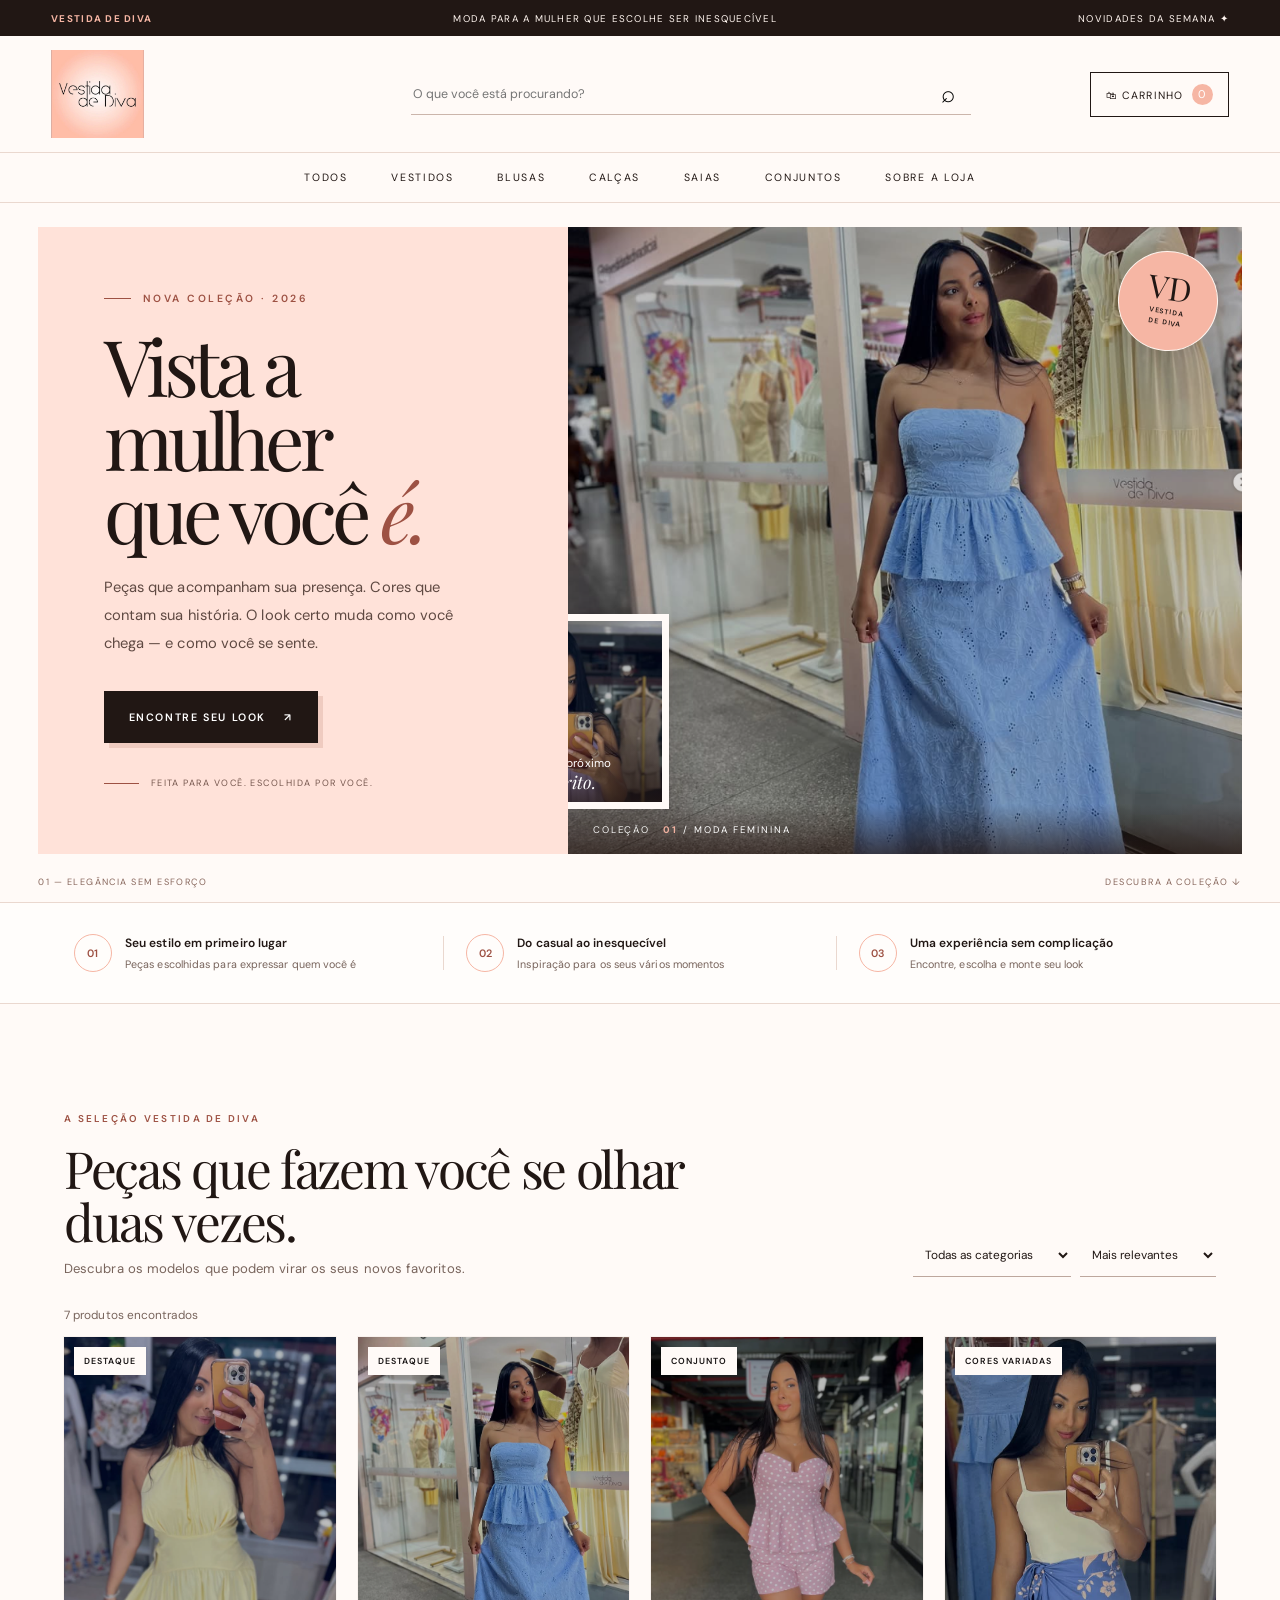
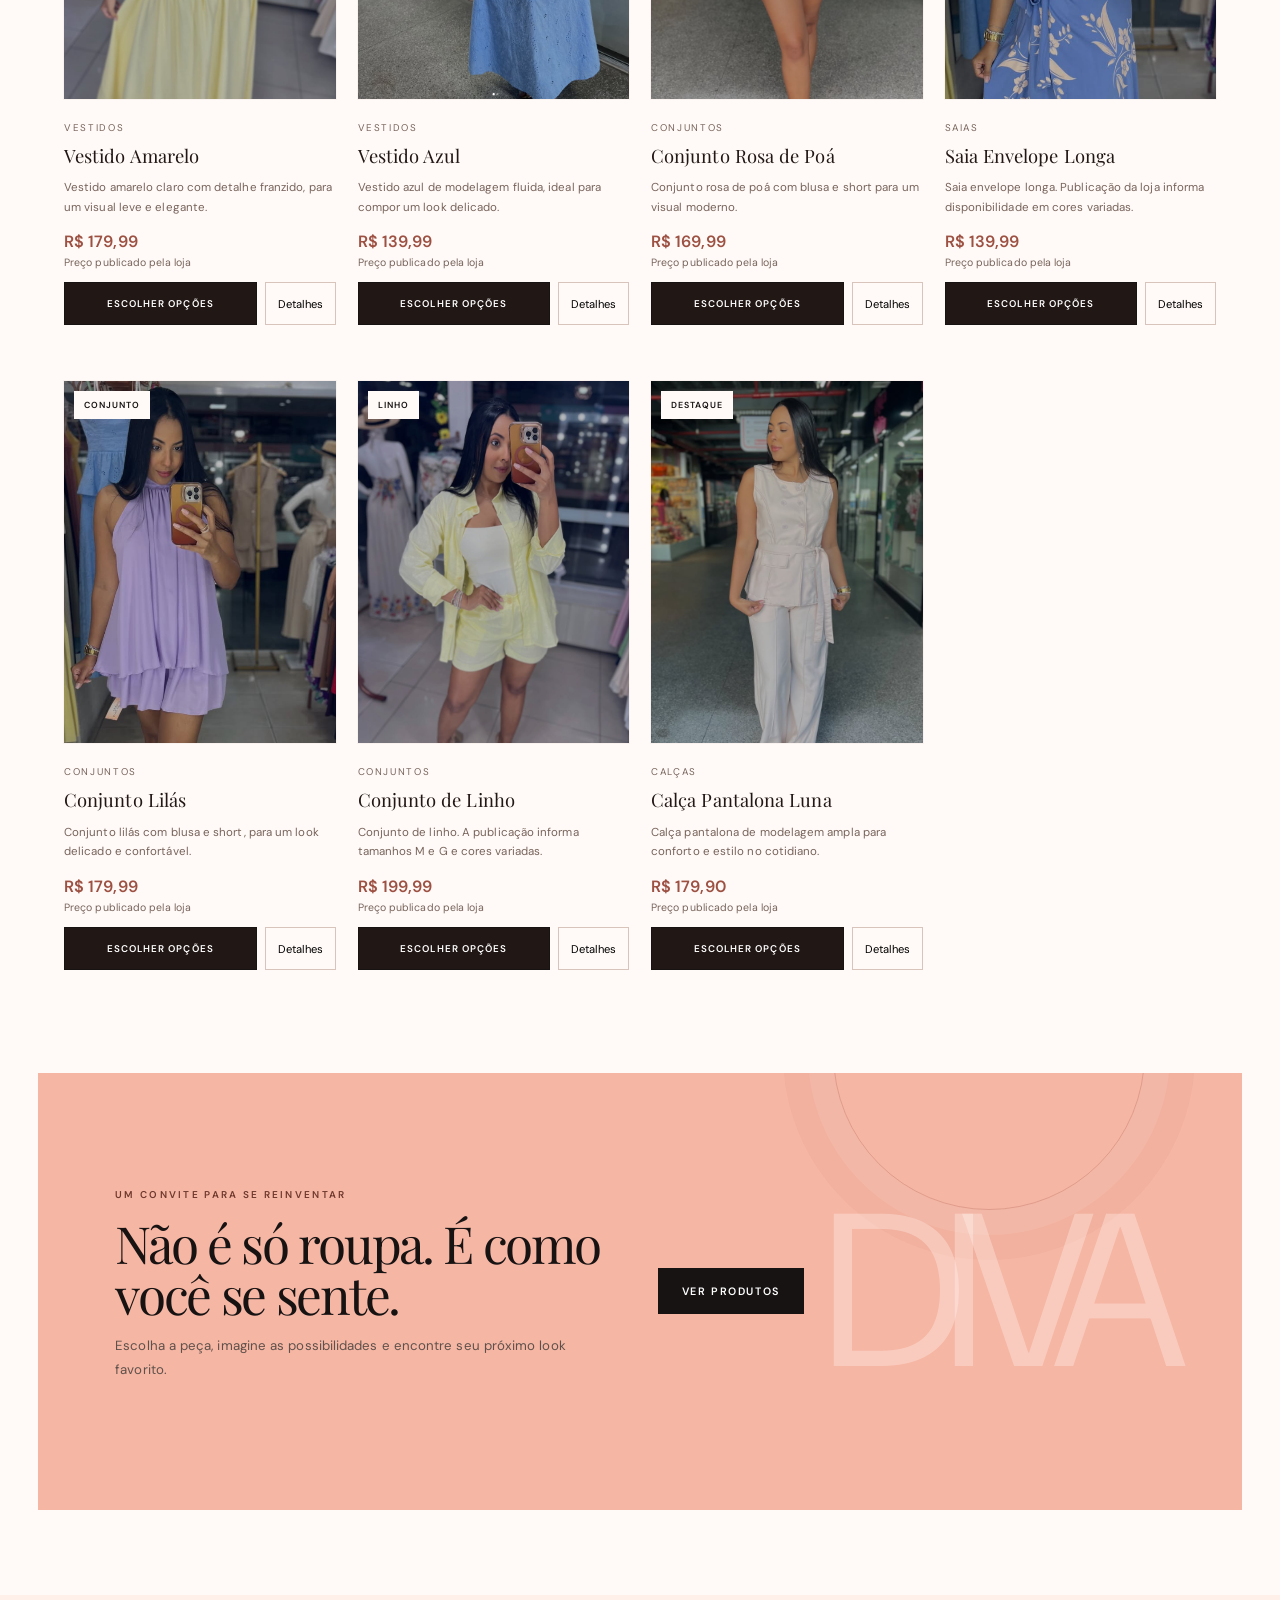
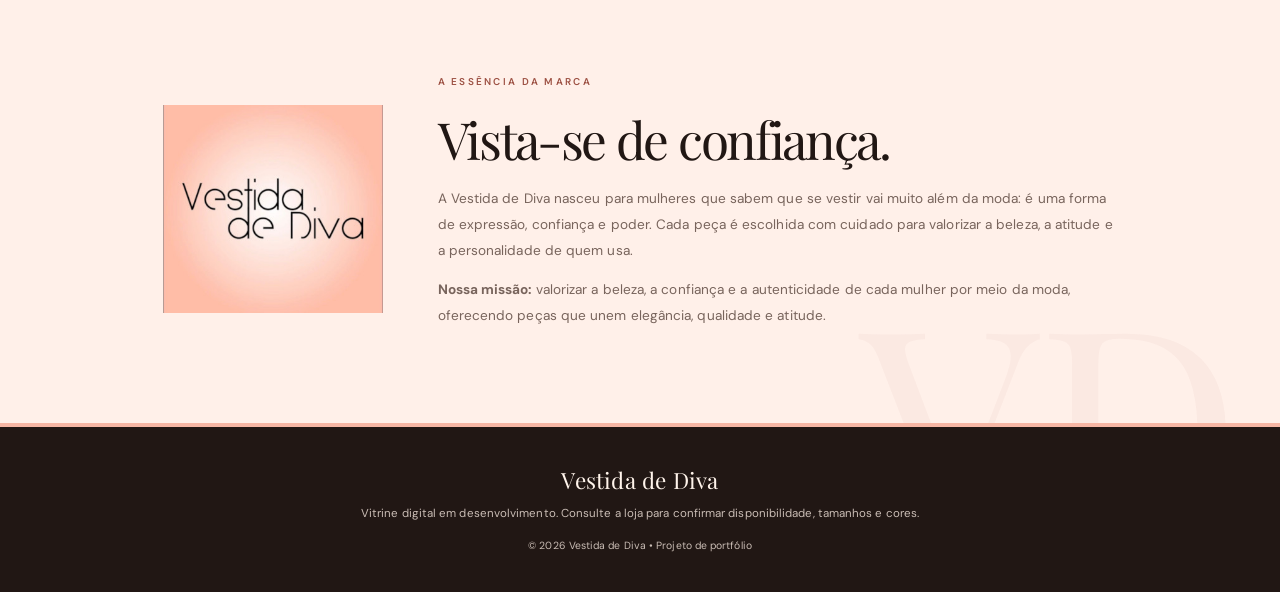
<file: index.html>
<!DOCTYPE html>
<html lang="pt-BR">
<head>
  <meta charset="UTF-8">
  <meta name="viewport" content="width=device-width, initial-scale=1.0">
  <meta name="description" content="Vestida de Diva — moda feminina para todos os momentos.">
  <title>Vestida de Diva | Moda feminina</title>
  <link rel="icon" href="./assets/vestida-de-diva.ico" type="image/x-icon">
  <link rel="stylesheet" href="./css/style.css">
  <script src="./js/app.js" defer></script>
</head>
<body>
  <div class="announcement"><span>VESTIDA DE DIVA</span><span>Moda para a mulher que escolhe ser inesquecível</span><span>Novidades da semana ✦</span></div>
  <header class="site-header">
    <a class="brand" href="#" aria-label="Vestida de Diva - página inicial">
      <img class="brand-logo" src="./assets/vestida de diva.jpeg" alt="Vestida de Diva — Moda feminina">
    </a>
    <form class="search" id="search-form" role="search">
      <label class="sr-only" for="search-input">Buscar produtos</label>
      <input id="search-input" type="search" placeholder="O que você está procurando?" autocomplete="off">
      <button type="submit" aria-label="Buscar">⌕</button>
    </form>
    <button class="cart-button" id="open-cart" type="button" aria-label="Abrir carrinho">
      🛍 Carrinho <span id="cart-count" class="cart-count">0</span>
    </button>
  </header>

  <nav class="main-nav" aria-label="Categorias">
    <a href="#produtos" data-category="Todas">Todos</a>
    <a href="#produtos" data-category="Vestidos">Vestidos</a>
    <a href="#produtos" data-category="Blusas">Blusas</a>
    <a href="#produtos" data-category="Calças">Calças</a>
    <a href="#produtos" data-category="Saias">Saias</a>
    <a href="#produtos" data-category="Conjuntos">Conjuntos</a>
    <a href="#sobre">Sobre a loja</a>
  </nav>

  <main>
    <section class="hero">
      <div class="hero-copy">
        <p class="eyebrow">NOVA COLEÇÃO · 2026</p>
        <h1>Vista a mulher<br>que você <em>é.</em></h1>
        <p>Peças que acompanham sua presença. Cores que contam sua história. O look certo muda como você chega — e como você se sente.</p>
        <a class="primary-button" href="#produtos">ENCONTRE SEU LOOK <span aria-hidden="true">↗</span></a>
        <div class="hero-note"><span class="hero-note-line"></span><span>FEITA PARA VOCÊ. ESCOLHIDA POR VOCÊ.</span></div>
      </div>
      <div class="hero-art hero-photo">
        <img class="hero-main-photo" src="./assets/vestido-azul-longo.png" alt="Modelo usando vestido azul longo da Vestida de Diva">
        <div class="hero-photo-small"><img src="./assets/vestido-lilas-curto.png" alt="Vestido lilás da coleção"><span>O seu próximo<br><strong>favorito.</strong></span></div>
        <div class="hero-roundel">VD<span>VESTIDA<br>DE DIVA</span></div>
        <div class="hero-photo-label">COLEÇÃO <b>01</b> / MODA FEMININA</div>
      </div>
      <div class="hero-bottom-note"><span>01 — ELEGÂNCIA SEM ESFORÇO</span><span>DESCUBRA A COLEÇÃO ↓</span></div>
    </section>
    <section class="benefits" aria-label="Benefícios da loja">
      <div><span class="benefit-icon">01</span><p><strong>Seu estilo em primeiro lugar</strong><small>Peças escolhidas para expressar quem você é</small></p></div>
      <div><span class="benefit-icon">02</span><p><strong>Do casual ao inesquecível</strong><small>Inspiração para os seus vários momentos</small></p></div>
      <div><span class="benefit-icon">03</span><p><strong>Uma experiência sem complicação</strong><small>Encontre, escolha e monte seu look</small></p></div>
    </section>

    <section class="products-section" id="produtos">
      <div class="section-heading">
        <div><p class="eyebrow">A SELEÇÃO VESTIDA DE DIVA</p><h2>Peças que fazem você se olhar duas vezes.</h2><p class="section-subtitle">Descubra os modelos que podem virar os seus novos favoritos.</p></div>
        <div class="filters">
          <label class="sr-only" for="category-filter">Filtrar por categoria</label>
          <select id="category-filter">
            <option value="Todas">Todas as categorias</option>
            <option value="Vestidos">Vestidos</option>
            <option value="Blusas">Blusas</option>
            <option value="Calças">Calças</option>
            <option value="Saias">Saias</option>
            <option value="Conjuntos">Conjuntos</option>
          </select>
          <label class="sr-only" for="sort-filter">Ordenar produtos</label>
          <select id="sort-filter">
            <option value="featured">Mais relevantes</option>
            <option value="price-asc">Menor preço</option>
            <option value="price-desc">Maior preço</option>
            <option value="name">Nome A–Z</option>
          </select>
        </div>
      </div>
      <p id="results-message" class="results-message" aria-live="polite"></p>
      <div class="product-grid" id="product-grid"></div>
      <div class="empty-state" id="empty-state" hidden>
        <strong>Nenhum produto encontrado.</strong>
        <p>Tente outra busca ou escolha uma categoria diferente.</p>
        <button class="secondary-button" id="clear-filters" type="button">Limpar filtros</button>
      </div>
    </section>

    <section class="promo-banner">
      <div><p class="eyebrow">UM CONVITE PARA SE REINVENTAR</p><h2>Não é só roupa. É como você se sente.</h2><p>Escolha a peça, imagine as possibilidades e encontre seu próximo look favorito.</p></div>
      <a class="light-button" href="#produtos">VER PRODUTOS</a>
    </section>

    <section class="about" id="sobre">
      <div class="about-mark"><img class="about-logo" src="./assets/vestida de diva.jpeg" alt="Logomarca original da Vestida de Diva"></div>
      <div><p class="eyebrow">A ESSÊNCIA DA MARCA</p><h2>Vista-se de confiança.</h2>
        <p>A Vestida de Diva nasceu para mulheres que sabem que se vestir vai muito além da moda: é uma forma de expressão, confiança e poder. Cada peça é escolhida com cuidado para valorizar a beleza, a atitude e a personalidade de quem usa.</p>
        <p><strong>Nossa missão:</strong> valorizar a beleza, a confiança e a autenticidade de cada mulher por meio da moda, oferecendo peças que unem elegância, qualidade e atitude.</p>
      </div>
    </section>
  </main>

  <footer><a class="footer-brand" href="#">Vestida de Diva</a><p>Vitrine digital em desenvolvimento. Consulte a loja para confirmar disponibilidade, tamanhos e cores.</p><small>© <span id="year"></span> Vestida de Diva • Projeto de portfólio</small></footer>

  <div class="drawer-backdrop" id="drawer-backdrop" hidden></div>
  <aside class="cart-drawer" id="cart-drawer" aria-labelledby="cart-title" aria-modal="true" role="dialog" hidden>
    <div class="drawer-header"><div><p class="eyebrow">SUA SACOLA</p><h2 id="cart-title">Carrinho</h2></div><button class="icon-button" id="close-cart" type="button" aria-label="Fechar carrinho">×</button></div>
    <div id="cart-items" class="cart-items"></div>
    <div class="cart-footer"><div class="cart-total"><span>Subtotal</span><strong id="cart-total">R$ 0,00</strong></div><p class="shipping-note">Frete não calculado neste protótipo.</p><button class="primary-button checkout-button" id="checkout-button" type="button">CONTINUAR COMPRA</button><p class="demo-note">Checkout demonstrativo: nenhuma cobrança será realizada.</p></div>
  </aside>

  <dialog id="product-dialog" class="product-dialog">
    <button class="icon-button dialog-close" id="close-product-dialog" type="button" aria-label="Fechar detalhes">×</button>
    <div id="product-detail"></div>
  </dialog>

  <dialog id="checkout-dialog" class="checkout-dialog">
    <button class="icon-button dialog-close" id="close-checkout-dialog" type="button" aria-label="Fechar finalização">×</button>
    <p class="eyebrow">ÚLTIMA ETAPA</p><h2>Finalizar pedido demonstrativo</h2>
    <p class="demo-note">Não informe dados reais de pagamento. Este protótipo não processa compras.</p>
    <form id="checkout-form" novalidate>
      <label for="customer-name">Nome completo</label><input id="customer-name" name="customerName" autocomplete="name" required>
      <label for="customer-email">E-mail</label><input id="customer-email" name="customerEmail" type="email" autocomplete="email" required>
      <label for="customer-cep">CEP (opcional)</label><input id="customer-cep" name="cep" inputmode="numeric" placeholder="00000-000">
      <p id="checkout-error" class="form-error" aria-live="polite"></p>
      <button class="primary-button checkout-button" type="submit">VALIDAR PEDIDO</button>
    </form>
    <div id="checkout-success" class="success-message" hidden></div>
  </dialog>

  <div id="toast" class="toast" role="status" aria-live="polite"></div>
</body>
</html>
</file>
<file: css/style.css>
@import url('https://fonts.googleapis.com/css2?family=DM+Sans:wght@400;500;600;700&family=Playfair+Display:wght@400;500;600;700&display=swap');
:root{--peach:#ffb7a5;--peach-light:#ffe2d9;--cream:#fffaf8;--ink:#171313;--muted:#6f625e;--line:#f0d4cb;--accent:#a85f4c;--white:#fff;--shadow:0 18px 55px rgba(54,28,22,.12)}
*{box-sizing:border-box}html{scroll-behavior:smooth;scroll-padding-top:90px}body{margin:0;background:var(--cream);color:var(--ink);font-family:'DM Sans',Arial,sans-serif}a{color:inherit;text-decoration:none}button,input,select{font:inherit}button,a,select{touch-action:manipulation}button{cursor:pointer}.announcement{background:var(--ink);color:#f5e8df;text-align:center;padding:10px 16px;font-size:.68rem;letter-spacing:.16em;text-transform:uppercase}.site-header{display:grid;grid-template-columns:1fr minmax(220px,470px) 1fr;gap:28px;align-items:center;padding:30px clamp(18px,5vw,76px);background:var(--cream);border-bottom:1px solid var(--line)}.brand{width:max-content;display:flex;flex-direction:column;line-height:1;position:relative;padding:13px 17px 12px 0}.brand:before{content:'';position:absolute;left:-18px;top:0;bottom:0;width:4px;background:var(--accent)}.brand-name{font-family:'Playfair Display',Georgia,serif;font-size:clamp(1.9rem,2.4vw,2.5rem);letter-spacing:-.065em;font-weight:400;color:var(--ink)}.brand-name span{display:block;margin-left:44px;color:var(--accent)}.brand small{margin-top:12px;font-size:.58rem;letter-spacing:.34em;color:var(--muted);font-weight:600}.search{display:flex;border:1px solid var(--line);background:transparent;height:42px}.search input{border:0;background:transparent;outline:none;min-width:0;flex:1;padding:0 14px;font-size:.8rem}.search button{width:45px;border:0;background:transparent;font-size:1.7rem}.cart-button{justify-self:end;background:transparent;border:1px solid var(--ink);padding:11px 15px;font-size:.76rem;letter-spacing:.04em}.cart-count{display:inline-grid;place-items:center;min-width:21px;height:21px;margin-left:5px;border-radius:50%;background:var(--ink);color:#fff;font-size:.7rem}.main-nav{display:flex;justify-content:center;gap:clamp(18px,4vw,52px);padding:15px 20px;border-top:1px solid var(--line);border-bottom:1px solid var(--line);font-size:.72rem;text-transform:uppercase;letter-spacing:.13em}.main-nav a:hover,.main-nav a:focus{color:var(--accent)}.hero{display:grid;grid-template-columns:1fr 1fr;min-height:510px;margin:26px clamp(14px,4vw,60px) 0;background:#e8d8cd;overflow:hidden}.hero-copy{padding:clamp(30px,6vw,82px);align-self:center}.eyebrow{font-size:.62rem;font-weight:600;letter-spacing:.23em;color:var(--accent);margin:0 0 17px;text-transform:uppercase}.hero h1,.section-heading h2,.promo-banner h2,.about h2,.checkout-dialog h2{font-family:'Playfair Display',Georgia,serif;font-weight:400;letter-spacing:-.045em}.hero h1{font-size:clamp(2.6rem,4.5vw,4.8rem);line-height:1.02;margin:0 0 22px}.hero h1 span{font-style:italic;color:#7e5d49}.hero-copy>p:not(.eyebrow){color:#5e514b;line-height:1.85;max-width:430px;font-size:.91rem}.primary-button,.light-button,.secondary-button{display:inline-flex;justify-content:center;align-items:center;gap:18px;border:1px solid var(--ink);padding:15px 23px;background:var(--ink);color:#fff;font-size:.67rem;font-weight:600;letter-spacing:.15em;transition:transform .2s,background .2s}.primary-button:hover,.light-button:hover,.secondary-button:hover{transform:translateY(-2px);background:var(--accent);border-color:var(--accent)}.hero-benefits{display:flex;gap:16px;flex-wrap:wrap;margin-top:25px;color:#65574f;font-size:.69rem}.hero-art{position:relative;min-height:390px;background:linear-gradient(135deg,#d8b7a6,#b58c78 65%,#9f7563);overflow:hidden}.hero-art:before,.hero-art:after{content:"";position:absolute;border:1px solid rgba(255,248,241,.65);border-radius:50%;width:360px;height:480px;transform:rotate(24deg);left:22%;top:-8%}.hero-art:after{width:250px;height:390px;left:35%;top:10%;transform:rotate(-25deg)}.hero-circle{position:absolute;width:210px;height:280px;border-radius:48% 48% 8% 8%;background:linear-gradient(120deg,#f2e7dc,#b28b78);left:38%;top:18%;box-shadow:25px 20px 45px #68493b55;transform:rotate(8deg)}.hero-circle:before{content:"";position:absolute;width:92px;height:115px;border-radius:48% 48% 44% 44%;background:#785648;left:58px;top:-65px;box-shadow:inset -14px 0 #5b4036}.hero-circle:after{content:"";position:absolute;width:110px;height:140px;left:48px;top:38px;background:linear-gradient(90deg,#f8eee5,#fff9f3);clip-path:polygon(10% 0,90% 0,100% 100%,0 100%)}.hero-sticker{position:absolute;z-index:2;right:12%;top:15%;border:1px solid #fff5e8;color:#fff8f0;width:110px;height:110px;display:grid;align-content:center;text-align:center;font-size:.6rem;line-height:1.6;transform:rotate(9deg);letter-spacing:.1em}.hero-sticker strong{font-size:.75rem}.hero-caption{position:absolute;bottom:24px;left:0;right:0;text-align:center;z-index:3;font-size:.6rem;font-weight:600;letter-spacing:.22em;color:#fff9f2}.hero-caption span{padding:0 8px}.benefits{display:grid;grid-template-columns:repeat(3,1fr);gap:18px;padding:30px clamp(18px,6vw,90px);border-bottom:1px solid var(--line)}.benefits>div{display:flex;gap:13px;align-items:center;justify-content:center}.benefit-icon{font-size:1.4rem;color:var(--accent)}.benefits p{display:grid;gap:5px;margin:0}.benefits strong{font-size:.76rem;font-weight:600}.benefits small{font-size:.69rem;color:var(--muted)}.products-section{padding:76px clamp(18px,5vw,76px)}.section-heading{display:flex;align-items:end;justify-content:space-between;gap:24px;margin-bottom:20px}.section-heading h2,.promo-banner h2,.about h2{font-size:clamp(2rem,3vw,2.9rem);margin:0 0 10px}.section-subtitle{margin:0;color:var(--muted);font-size:.8rem}.filters{display:flex;gap:9px;flex-wrap:wrap}.filters select{border:1px solid var(--line);background:transparent;padding:11px 12px;color:var(--ink);font-size:.74rem;max-width:100%}.results-message{min-height:18px;color:var(--muted);font-size:.74rem}.product-grid{display:grid;grid-template-columns:repeat(4,minmax(0,1fr));gap:24px}.product-card{min-width:0;background:transparent;border-bottom:1px solid var(--line);transition:transform .2s}.product-card:hover{transform:translateY(-3px)}.product-image{position:relative;width:100%;aspect-ratio:3/4;background:#eee3da;overflow:hidden;display:grid;place-items:center;cursor:pointer}.product-image img{width:100%;height:100%;object-fit:cover;display:block}.product-image .product-placeholder{font-family:'Playfair Display',Georgia,serif;color:#866a5b;font-size:1.25rem;text-align:center;padding:15px}.product-tag{position:absolute;top:12px;left:12px;background:var(--cream);color:var(--ink);padding:7px 9px;font-size:.57rem;font-weight:600;letter-spacing:.12em}.product-info{padding:15px 2px 18px}.product-category{color:var(--muted);font-size:.61rem;text-transform:uppercase;letter-spacing:.17em}.product-info h3{font-family:'Playfair Display',Georgia,serif;font-size:1.05rem;font-weight:400;margin:8px 0}.product-description{font-size:.72rem;line-height:1.6;color:var(--muted);min-height:34px}.product-price{font-size:.95rem;font-weight:600;margin:12px 0 4px}.product-installments{font-size:.65rem;color:var(--muted);margin:0 0 13px}.product-actions{display:grid;grid-template-columns:1fr auto;gap:8px}.add-button{border:1px solid var(--ink);background:var(--ink);color:#fff;padding:11px 8px;font-size:.62rem;font-weight:600;letter-spacing:.08em}.details-button{border:1px solid var(--line);background:transparent;padding:0 12px;font-size:.7rem}.empty-state{text-align:center;padding:50px 20px;color:var(--muted)}.empty-state strong{color:var(--ink)}.secondary-button{margin-top:10px}.promo-banner{margin:0 clamp(14px,4vw,60px) 70px;background:#e8d8cd;color:var(--ink);padding:clamp(28px,5vw,60px);display:flex;align-items:center;justify-content:space-between;gap:20px}.promo-banner .eyebrow{color:var(--accent)}.promo-banner h2{margin-bottom:10px}.promo-banner p:not(.eyebrow){color:#5e514b;font-size:.83rem}.light-button{background:transparent;color:var(--ink);white-space:nowrap}.about{display:grid;grid-template-columns:220px minmax(0,650px);justify-content:center;gap:55px;align-items:center;padding:70px 25px;background:#f2e9e2}.about-mark{width:190px;height:190px;border-radius:50%;display:grid;place-items:center;background:#e4d0c3;font-family:'Playfair Display',Georgia,serif;font-size:4.5rem;color:var(--ink);border:1px solid #c9ad9d}.about-mark span{color:var(--accent);margin-left:-20px}.about p:not(.eyebrow){line-height:1.9;color:var(--muted);font-size:.85rem}footer{text-align:center;padding:38px 20px;background:var(--ink);color:#c9bcb4} .footer-brand{font-family:'Playfair Display',Georgia,serif;font-size:1.4rem;color:#fff4eb}footer p{font-size:.72rem}footer small{font-size:.65rem}.drawer-backdrop{position:fixed;inset:0;background:#160e0c88;z-index:10}.cart-drawer{position:fixed;z-index:11;right:0;top:0;height:100dvh;width:min(440px,100%);background:var(--cream);box-shadow:var(--shadow);display:flex;flex-direction:column;padding:25px}.cart-drawer[hidden],.drawer-backdrop[hidden]{display:none}.drawer-header{display:flex;justify-content:space-between;align-items:start;border-bottom:1px solid var(--line);padding-bottom:18px}.drawer-header h2{font-family:'Playfair Display',Georgia,serif;margin:0;font-size:2rem;font-weight:400}.icon-button{border:0;background:transparent;font-size:2rem;line-height:1;color:var(--ink)}.cart-items{overflow:auto;flex:1;padding:14px 0}.cart-empty{padding:30px 0;text-align:center;color:var(--muted);font-size:.9rem}.cart-item{display:grid;grid-template-columns:70px 1fr auto;gap:12px;padding:14px 0;border-bottom:1px solid var(--line)}.cart-item-art{width:70px;height:86px;background:#eee3da;display:grid;place-items:center;color:#866a5b;font-family:'Playfair Display',Georgia,serif;font-size:.75rem;text-align:center}.cart-item h3{font-family:'Playfair Display',Georgia,serif;font-size:.9rem;font-weight:400;margin:0 0 5px}.cart-item p{font-size:.72rem;color:var(--muted);margin:0 0 8px}.quantity-controls{display:flex;align-items:center;gap:10px}.quantity-controls button{border:1px solid var(--line);background:transparent;width:26px;height:26px}.remove-item{border:0;background:transparent;color:var(--accent);font-size:.68rem;margin-top:7px;padding:0}.cart-footer{border-top:1px solid var(--line);padding-top:18px}.cart-total{display:flex;justify-content:space-between;font-size:.86rem}.cart-total strong{font-size:1.1rem}.shipping-note,.demo-note{font-size:.7rem;color:var(--muted);line-height:1.5}.checkout-button{width:100%;margin-top:12px}.product-dialog,.checkout-dialog{border:1px solid var(--line);border-radius:0;width:min(650px,calc(100% - 28px));padding:30px;box-shadow:var(--shadow);max-height:90dvh;overflow:auto;background:var(--cream)}.product-dialog::backdrop,.checkout-dialog::backdrop{background:#160e0c88}.dialog-close{float:right}.detail-layout{display:grid;grid-template-columns:1fr 1fr;gap:24px;padding-top:20px}.detail-art{min-height:280px;background:#eee3da;display:grid;place-items:center;font-family:'Playfair Display',Georgia,serif;color:#866a5b;font-size:1.3rem;text-align:center;padding:15px}.detail-copy h2{font-family:'Playfair Display',Georgia,serif;font-size:1.8rem;font-weight:400;margin:8px 0}.detail-copy p{color:var(--muted);line-height:1.6;font-size:.82rem}.detail-price{font-size:1.25rem;font-weight:600;color:var(--ink)!important}.detail-copy label,.checkout-dialog label{display:block;font-size:.75rem;font-weight:600;margin:15px 0 6px}.detail-copy select,.checkout-dialog input{width:100%;padding:12px;border:1px solid var(--line);background:transparent}.checkout-dialog h2{font-size:2rem;margin:5px 0}.checkout-dialog form{margin-top:20px}.form-error{color:#b42318;font-size:.78rem;min-height:18px}.success-message{padding:16px;margin-top:15px;background:#eaf7ec;color:#1c652c;font-size:.85rem;line-height:1.6}.toast{position:fixed;bottom:24px;left:50%;transform:translate(-50%,20px);background:var(--ink);color:#fff;padding:12px 18px;font-size:.78rem;box-shadow:var(--shadow);opacity:0;pointer-events:none;transition:opacity .2s,transform .2s;z-index:30;max-width:calc(100% - 30px)}.toast.show{opacity:1;transform:translate(-50%,0)}.sr-only{position:absolute;width:1px;height:1px;padding:0;margin:-1px;overflow:hidden;clip:rect(0,0,0,0);white-space:nowrap;border:0}
@media(max-width:900px){.site-header{grid-template-columns:1fr auto;gap:14px}.search{grid-column:1/-1;grid-row:2}.product-grid{grid-template-columns:repeat(3,minmax(0,1fr))}.hero{grid-template-columns:1fr}.hero-art{min-height:320px}.hero-copy{padding:45px}.benefits{padding:22px;gap:12px}.benefits>div{justify-content:flex-start}.section-heading{align-items:start;flex-direction:column}.about{grid-template-columns:140px minmax(0,1fr);gap:25px}.about-mark{width:130px;height:130px;font-size:3.3rem}}
@media(max-width:600px){.announcement{font-size:.58rem}.site-header{padding:20px 18px;grid-template-columns:1fr auto}.brand{padding-left:10px}.brand:before{left:0}.brand-name{font-size:1.65rem}.brand small{font-size:.5rem;letter-spacing:.24em}.cart-button{padding:10px;font-size:.7rem}.main-nav{justify-content:flex-start;overflow-x:auto;white-space:nowrap;gap:22px}.hero{margin:14px 10px 0}.hero-copy{padding:30px 22px}.hero h1{font-size:2.7rem}.hero-art{min-height:280px}.benefits{grid-template-columns:1fr;padding:20px 25px}.benefits>div{justify-content:flex-start}.products-section{padding:45px 14px}.filters{width:100%}.filters select{flex:1;min-width:0}.product-grid{grid-template-columns:repeat(2,minmax(0,1fr));gap:10px}.product-info{padding:11px 2px}.product-info h3{font-size:.9rem}.product-description{font-size:.66rem}.product-price{font-size:.9rem}.product-actions{grid-template-columns:1fr}.details-button{padding:9px}.promo-banner{margin:0 10px 45px;align-items:flex-start;flex-direction:column}.about{grid-template-columns:1fr;padding:40px 24px;gap:20px}.about-mark{width:95px;height:95px;font-size:2.5rem}.detail-layout{grid-template-columns:1fr}.detail-art{min-height:170px}.product-dialog,.checkout-dialog{padding:22px}.hero-benefits{font-size:.66rem}}

/* Marca em destaque: wordmark maior no cabeçalho e assinatura editorial no hero */
.brand:focus-visible{outline:2px solid var(--accent);outline-offset:5px}
.hero-copy{position:relative}
.hero-copy:before{content:"VESTIDA DE DIVA";display:block;font-family:'Playfair Display',Georgia,serif;font-size:.72rem;letter-spacing:.28em;color:var(--accent);margin-bottom:20px}
.hero .eyebrow{margin-bottom:14px}
.footer-brand{letter-spacing:.01em}

/* Revisão visual solicitada: paleta fiel à logomarca rosa-pêssego + preto */
.site-header{background:#fffaf8;padding-top:22px;padding-bottom:22px}
.brand{display:block;width:220px;max-width:100%;padding:0;border:0}
.brand:before{display:none}
.brand-logo{display:block;width:100%;height:auto;max-height:125px;object-fit:contain;object-position:left center}
.main-nav{background:#fffaf8;border-color:#f0d4cb}
.announcement{background:#171313;color:#fffaf8}
.hero{background:#ffe2d9}
.hero-copy:before{display:none}
.hero-copy{background:#ffe2d9}
.hero h1 span{color:#a85f4c}
.hero-art.hero-photo{padding:0;min-height:510px;background:#ffb7a5;overflow:hidden;position:relative}
.hero-art.hero-photo:before,.hero-art.hero-photo:after{display:none}
.hero-art.hero-photo img{width:100%;height:100%;min-height:510px;position:absolute;inset:0;object-fit:cover;object-position:center 30%;display:block}
.hero-art.hero-photo .hero-caption{background:linear-gradient(transparent,rgba(20,12,10,.55));padding:30px 10px 20px;bottom:0;color:#fff}
.product-tag{background:#ffb7a5;color:#171313}
.add-button{background:#171313;border-color:#171313}
.add-button:hover{background:#a85f4c;border-color:#a85f4c}
.benefit-icon{color:#a85f4c}
.promo-banner{background:#ffb7a5;color:#171313}
.promo-banner .eyebrow{color:#6f392d}
.light-button{background:#171313;color:#fff;border-color:#171313}
.about{background:#ffe2d9}
.about-mark{background:#ffb7a5;border-color:#e7a18e}
footer{background:#171313}
@media(max-width:900px){.brand{width:185px}.hero-art.hero-photo,.hero-art.hero-photo img{min-height:390px}}
@media(max-width:600px){.brand{width:150px}.brand-logo{max-height:90px}.hero-art.hero-photo,.hero-art.hero-photo img{min-height:320px}}

/* Seção "Quem somos": usar a logomarca original em vez do monograma VD */
.about-mark{width:220px;height:220px;border:0;border-radius:0;background:transparent;display:flex;align-items:center;justify-content:center}
.about-logo{display:block;width:100%;height:auto;max-height:220px;object-fit:contain}
@media(max-width:900px){.about-mark{width:150px;height:150px}}
@media(max-width:600px){.about-mark{width:125px;height:125px}}

/* ===== CONCEITO CRIATIVO: EDITORIAL DE MODA / VESTIDA DE DIVA ===== */
:root{--peach:#ffb5a3;--peach-light:#ffe2d8;--cream:#fff9f5;--ink:#211715;--muted:#76615a;--line:#ead2c8;--accent:#9e4b3d;--white:#fff}
body{background:var(--cream);color:var(--ink)}
.announcement{display:flex;justify-content:space-between;gap:18px;padding:10px clamp(18px,4vw,60px);font-size:.61rem;letter-spacing:.13em;text-transform:uppercase;background:var(--ink);color:#fff5ef}
.announcement span:first-child{font-weight:700;color:var(--peach)}
.site-header{grid-template-columns:240px minmax(220px,1fr) auto;gap:clamp(18px,4vw,60px);padding:18px clamp(18px,4vw,60px);min-height:120px;background:var(--cream);border:0}
.brand{width:210px}
.brand-logo{max-height:95px}
.search{max-width:560px;justify-self:center;width:100%;border:0;border-bottom:1px solid #bda79d;background:transparent;border-radius:0;box-shadow:none}
.search input{padding-left:2px}
.cart-button{background:transparent;color:var(--ink);border:1px solid var(--ink);text-transform:uppercase;font-size:.66rem;letter-spacing:.1em}
.cart-button:hover{background:var(--ink);color:#fff}
.cart-count{background:var(--peach)}
.main-nav{background:var(--cream);padding:15px 20px;border-top:1px solid var(--line);border-bottom:1px solid var(--line);gap:clamp(18px,3.4vw,50px)}
.main-nav a{font-size:.66rem;letter-spacing:.16em}
.hero{position:relative;display:grid;grid-template-columns:.91fr 1.09fr;min-height:590px;margin:20px clamp(12px,3vw,42px) 0;background:var(--peach-light);overflow:visible;box-shadow:none}
.hero-copy{padding:clamp(30px,5.3vw,82px);align-self:center;z-index:2}
.hero .eyebrow{font-size:.65rem;letter-spacing:.24em;margin-bottom:24px}
.hero h1{font-size:clamp(3.4rem,6.2vw,6.6rem);line-height:.91;letter-spacing:-.065em;margin:0 0 25px;font-weight:400}
.hero h1 em{font-weight:400;color:var(--accent);font-style:italic}
.hero-copy>p:not(.eyebrow){font-size:.92rem;max-width:400px;line-height:1.9;color:#5f4942}
.hero .primary-button{margin-top:18px;min-height:52px;background:var(--ink);border-color:var(--ink);padding:17px 24px}
.hero .primary-button:hover{background:var(--accent);border-color:var(--accent)}
.hero-note{display:flex;align-items:center;gap:12px;margin-top:34px;font-size:.57rem;letter-spacing:.16em;color:#76574e}
.hero-note-line{height:1px;width:35px;background:var(--accent)}
.hero-art.hero-photo{position:relative;min-height:590px;overflow:hidden;background:#d5a18e}
.hero-art.hero-photo:before,.hero-art.hero-photo:after{display:none}
.hero-main-photo{position:absolute;inset:0;width:100%;height:100%;min-height:590px;object-fit:cover;object-position:center 24%;filter:saturate(.9)}
.hero-photo-small{position:absolute;left:-54px;bottom:45px;width:155px;height:195px;border:7px solid var(--cream);box-shadow:0 15px 40px #24130e2b;z-index:3;overflow:hidden;background:#e4c7d8}
.hero-photo-small img{width:100%;height:100%;object-fit:cover;object-position:center 22%}
.hero-photo-small span{position:absolute;left:0;right:0;bottom:0;padding:22px 10px 9px;background:linear-gradient(transparent,#231714c9);color:#fff;font-size:.72rem;line-height:1.25}
.hero-photo-small strong{font-family:'Playfair Display',Georgia,serif;font-size:1.1rem;font-weight:400;font-style:italic}
.hero-roundel{position:absolute;right:24px;top:24px;width:100px;height:100px;border-radius:50%;background:var(--peach);color:var(--ink);display:flex;flex-direction:column;align-items:center;justify-content:center;font-family:'Playfair Display',Georgia,serif;font-size:2rem;line-height:.8;transform:rotate(8deg);box-shadow:0 8px 25px #25130f20}
.hero-roundel span{font:600 .43rem 'DM Sans',Arial,sans-serif;letter-spacing:.13em;text-align:center;line-height:1.5;margin-top:8px}
.hero-photo-label{position:absolute;right:0;bottom:0;left:0;padding:18px 25px;background:linear-gradient(transparent,#24130eaa);color:#fff;font-size:.6rem;letter-spacing:.2em}
.hero-photo-label b{color:var(--peach);margin-left:8px}
.hero-bottom-note{position:absolute;bottom:-34px;left:0;right:0;display:flex;justify-content:space-between;font-size:.57rem;letter-spacing:.16em;color:#87665b}
.benefits{margin-top:48px;padding:26px clamp(18px,5vw,75px);background:#fff;border-top:1px solid var(--line);border-bottom:1px solid var(--line);gap:25px}
.benefits>div{justify-content:flex-start;padding:5px 10px}
.benefit-icon{width:38px;height:38px;border:1px solid var(--peach);border-radius:50%;font-size:.67rem;font-weight:600;color:var(--accent)}
.benefits strong{font-size:.75rem}.benefits small{font-size:.67rem;line-height:1.5}
.products-section{padding:100px clamp(18px,5vw,76px) 85px}
.section-heading{align-items:end;margin-bottom:25px}
.section-heading h2{max-width:670px;font-size:clamp(2.3rem,4vw,3.7rem);line-height:1.03}
.section-subtitle{font-size:.82rem;margin-top:12px}
.filters select{border:0;border-bottom:1px solid #bda79d;background:transparent;padding:12px 22px 12px 8px}
.product-grid{grid-template-columns:repeat(4,minmax(0,1fr));gap:32px 20px}
.product-card{background:transparent;border:0;overflow:visible}
.product-card:hover{box-shadow:none;transform:translateY(-4px)}
.product-image{background:#f2e4dc;aspect-ratio:3/4;overflow:hidden}
.product-image img{object-fit:cover;object-position:center 22%}
.product-tag{left:10px;top:10px;background:var(--cream);padding:8px 10px;font-size:.55rem;letter-spacing:.12em}
.product-info{padding:16px 0 18px}
.product-info h3{font-size:1.15rem;margin:8px 0}
.product-description{font-size:.72rem;min-height:38px}
.product-price{font-size:1.02rem;color:var(--accent);margin-top:14px}
.product-installments{font-size:.66rem}
.add-button{letter-spacing:.11em;font-size:.61rem;background:var(--ink);min-height:43px}
.add-button:hover{background:var(--accent)}
.details-button{min-height:43px;border-color:#d9c4bb}
.promo-banner{margin:0 clamp(12px,3vw,42px) 85px;background:var(--peach);padding:clamp(36px,6vw,78px);min-height:260px}
.promo-banner:after{content:"DIVA";font-size:clamp(7rem,17vw,16rem);right:3%;color:#fff2eb5c;letter-spacing:-.1em}
.promo-banner h2{max-width:660px;font-size:clamp(2.4rem,4vw,4rem);line-height:1}
.promo-banner p:not(.eyebrow){max-width:480px;line-height:1.8}
.about{background:#fff0e9;grid-template-columns:220px minmax(0,680px);padding:80px 25px}
.about-mark{background:transparent;width:220px;height:220px}
.about-logo{mix-blend-mode:multiply}
.about h2{font-size:clamp(2.3rem,4vw,3.5rem)}
footer{background:var(--ink)}
@media(max-width:900px){
 .announcement span:nth-child(2){display:none}
 .site-header{grid-template-columns:180px 1fr auto;gap:16px}
 .brand{width:170px}
 .hero{grid-template-columns:1fr .9fr;min-height:500px}
 .hero-copy{padding:36px}
 .hero h1{font-size:clamp(3rem,6vw,4.6rem)}
 .hero-art.hero-photo,.hero-main-photo{min-height:500px}
 .hero-photo-small{left:-30px;width:125px;height:160px}
 .product-grid{grid-template-columns:repeat(3,minmax(0,1fr))}
}
@media(max-width:600px){
 .announcement{justify-content:center;text-align:center;font-size:.55rem}
 .announcement span:last-child{display:none}
 .site-header{grid-template-columns:1fr auto;padding:16px}
 .brand{width:145px}
 .brand-logo{max-height:75px}
 .search{grid-column:1/-1;grid-row:2;max-width:none}
 .main-nav{justify-content:flex-start;overflow-x:auto;white-space:nowrap}
 .hero{grid-template-columns:1fr;margin:12px 10px 0}
 .hero-copy{padding:34px 24px 30px}
 .hero h1{font-size:3.7rem}
 .hero-art.hero-photo,.hero-main-photo{min-height:420px}
 .hero-photo-small{left:12px;bottom:24px;width:112px;height:145px;border-width:5px}
 .hero-roundel{width:78px;height:78px;right:15px;top:15px;font-size:1.6rem}
 .hero-bottom-note{bottom:-25px;font-size:.48rem}
 .benefits{margin-top:40px;grid-template-columns:1fr;padding:18px 22px}
 .products-section{padding:70px 14px 55px}
 .section-heading h2{font-size:2.5rem}
 .filters{width:100%}.filters select{flex:1;min-width:0}
 .product-grid{grid-template-columns:repeat(2,minmax(0,1fr));gap:20px 12px}
 .product-info h3{font-size:.95rem}
 .product-actions{grid-template-columns:1fr}
 .details-button{padding:10px}
 .promo-banner{margin:0 10px 50px;padding:34px 24px}
 .promo-banner:after{right:-5%;font-size:7rem}
 .about{grid-template-columns:1fr;padding:45px 23px;gap:20px}
 .about-mark{width:130px;height:130px}
}

/* ===== REFINO VISUAL 02 — boutique editorial mais sofisticada ===== */
:root{
  --peach:#f6b6a4;
  --peach-light:#fbe5dc;
  --cream:#fffaf7;
  --ink:#211714;
  --muted:#78645c;
  --line:#ead8cf;
  --accent:#9d5143;
  --shadow:0 20px 55px rgba(52,31,24,.10);
}
::selection{background:#f6b6a4;color:#211714}
body{background:var(--cream);letter-spacing:.005em}
.announcement{min-height:36px;align-items:center}
.site-header{position:relative;z-index:4;min-height:112px;padding-top:14px;padding-bottom:14px}
.brand{padding:0;align-items:flex-start}
.brand:before{display:none}
.brand-logo{display:block;width:100%;max-width:205px;max-height:88px;object-fit:contain;object-position:left center}
.search{border-bottom-color:#cbb5ab;transition:border-color .2s}
.search:focus-within{border-bottom-color:var(--accent)}
.search input{font-size:.78rem}
.search button{font-size:1.5rem;transition:transform .2s}
.search button:hover{transform:scale(1.12)}
.cart-button{transition:all .2s}
.main-nav{position:relative;z-index:3}
.main-nav a{position:relative;padding:3px 0}
.main-nav a:after{content:"";position:absolute;left:0;right:100%;bottom:-5px;height:1px;background:var(--accent);transition:right .2s}
.main-nav a:hover:after,.main-nav a:focus-visible:after{right:0}
.hero{isolation:isolate;grid-template-columns:.88fr 1.12fr;min-height:620px;margin-top:24px;background:#f9e8e0}
.hero-copy{padding:clamp(32px,5.1vw,78px)}
.hero .eyebrow{display:flex;align-items:center;gap:12px}
.hero .eyebrow:before{content:"";width:27px;height:1px;background:var(--accent)}
.hero h1{max-width:580px;font-size:clamp(3.5rem,6.1vw,6.4rem);line-height:.94}
.hero-copy>p:not(.eyebrow){max-width:370px}
.hero .primary-button{box-shadow:5px 5px 0 rgba(157,81,67,.16);transition:transform .22s,box-shadow .22s,background .22s}
.hero .primary-button:hover{transform:translate(2px,2px);box-shadow:0 0 0 rgba(157,81,67,0)}
.hero-art.hero-photo{background:#d5b6a7}
.hero-main-photo{transition:transform .8s cubic-bezier(.2,.7,.2,1);object-position:center 22%}
.hero:hover .hero-main-photo{transform:scale(1.025)}
.hero-photo-small{border-color:var(--cream);box-shadow:0 12px 35px #24130e30}
.hero-roundel{border:1px solid #fff5ef}
.benefits{margin-top:48px;background:#fffdfb}
.benefits>div{position:relative}
.benefits>div:not(:last-child):after{content:"";position:absolute;right:-13px;top:15%;height:70%;width:1px;background:var(--line)}
.benefit-icon{flex:0 0 38px;display:grid;place-items:center}
.products-section{padding-top:108px}
.section-heading{margin-bottom:30px}
.section-heading h2{max-width:700px}
.filters select{cursor:pointer;transition:border-color .2s,color .2s}
.filters select:hover,.filters select:focus{border-bottom-color:var(--accent);outline:none}
.results-message{margin:0 0 12px}
.product-grid{gap:38px 22px}
.product-card{position:relative}
.product-image{box-shadow:0 0 0 1px rgba(125,87,72,.05);transition:box-shadow .25s,background .25s}
.product-card:hover .product-image{box-shadow:0 12px 30px rgba(52,31,24,.12)}
.product-image img{transition:transform .55s cubic-bezier(.2,.7,.2,1)}
.product-card:hover .product-image img{transform:scale(1.045)}
.product-tag{box-shadow:0 3px 10px rgba(45,24,17,.06)}
.product-info h3{line-height:1.25;transition:color .2s}
.product-card:hover .product-info h3{color:var(--accent)}
.product-description{line-height:1.7}
.product-price{font-variant-numeric:tabular-nums}
.add-button,.details-button{transition:background .2s,color .2s,border-color .2s}
.details-button:hover{background:var(--peach-light);border-color:var(--peach)}
.promo-banner{position:relative;overflow:hidden;isolation:isolate}
.promo-banner:before{content:"";position:absolute;z-index:-1;width:310px;height:310px;border:1px solid rgba(157,81,67,.25);border-radius:50%;right:8%;top:-40%;box-shadow:0 0 0 25px rgba(255,250,247,.08),0 0 0 50px rgba(157,81,67,.05)}
.promo-banner>div{position:relative;z-index:1}
.promo-banner .light-button{position:relative;z-index:1}
.about{position:relative;overflow:hidden}
.about:before{content:"VD";position:absolute;right:3%;bottom:-.48em;font-family:'Playfair Display',Georgia,serif;font-size:clamp(9rem,22vw,22rem);line-height:1;color:rgba(157,81,67,.045);pointer-events:none}
.about>div{position:relative;z-index:1}
.about-logo{filter:none}
footer{border-top:4px solid var(--peach)}
.primary-button:focus-visible,.light-button:focus-visible,.secondary-button:focus-visible,.add-button:focus-visible,.details-button:focus-visible,.cart-button:focus-visible,.icon-button:focus-visible{outline:2px solid var(--accent);outline-offset:3px}
@media(max-width:900px){
 .hero{min-height:520px}
 .hero-art.hero-photo,.hero-main-photo{min-height:520px}
 .benefits>div:not(:last-child):after{right:-10px}
 .products-section{padding-top:82px}
}
@media(max-width:600px){
 .site-header{min-height:auto}
 .brand-logo{max-width:150px;max-height:72px}
 .cart-button{padding:10px 11px;font-size:.62rem}
 .hero{margin-top:12px;overflow:hidden}
 .hero-copy{padding:38px 25px 32px}
 .hero h1{font-size:clamp(3.35rem,14vw,4rem);max-width:360px}
 .hero-copy>p:not(.eyebrow){font-size:.86rem;line-height:1.8}
 .hero-art.hero-photo,.hero-main-photo{min-height:430px}
 .hero-photo-label{font-size:.52rem;padding:16px}
 .benefits{margin-top:42px}
 .benefits>div:not(:last-child):after{display:none}
 .products-section{padding-top:74px}
 .section-heading{align-items:flex-start;flex-direction:column}
 .section-heading h2{font-size:2.45rem}
 .product-grid{gap:24px 12px}
 .product-image{aspect-ratio:3/4}
 .product-tag{top:7px;left:7px;padding:6px 7px;font-size:.48rem}
 .product-info{padding-top:12px}
 .product-description{font-size:.68rem;min-height:unset}
 .product-price{font-size:.95rem}
 .promo-banner{gap:28px;align-items:flex-start;flex-direction:column}
 .promo-banner:before{right:-20%;top:20%}
 .about:before{right:-5%;font-size:12rem}
}
@media(prefers-reduced-motion:reduce){*,*::before,*::after{scroll-behavior:auto!important;transition:none!important;animation:none!important}}
</file>
